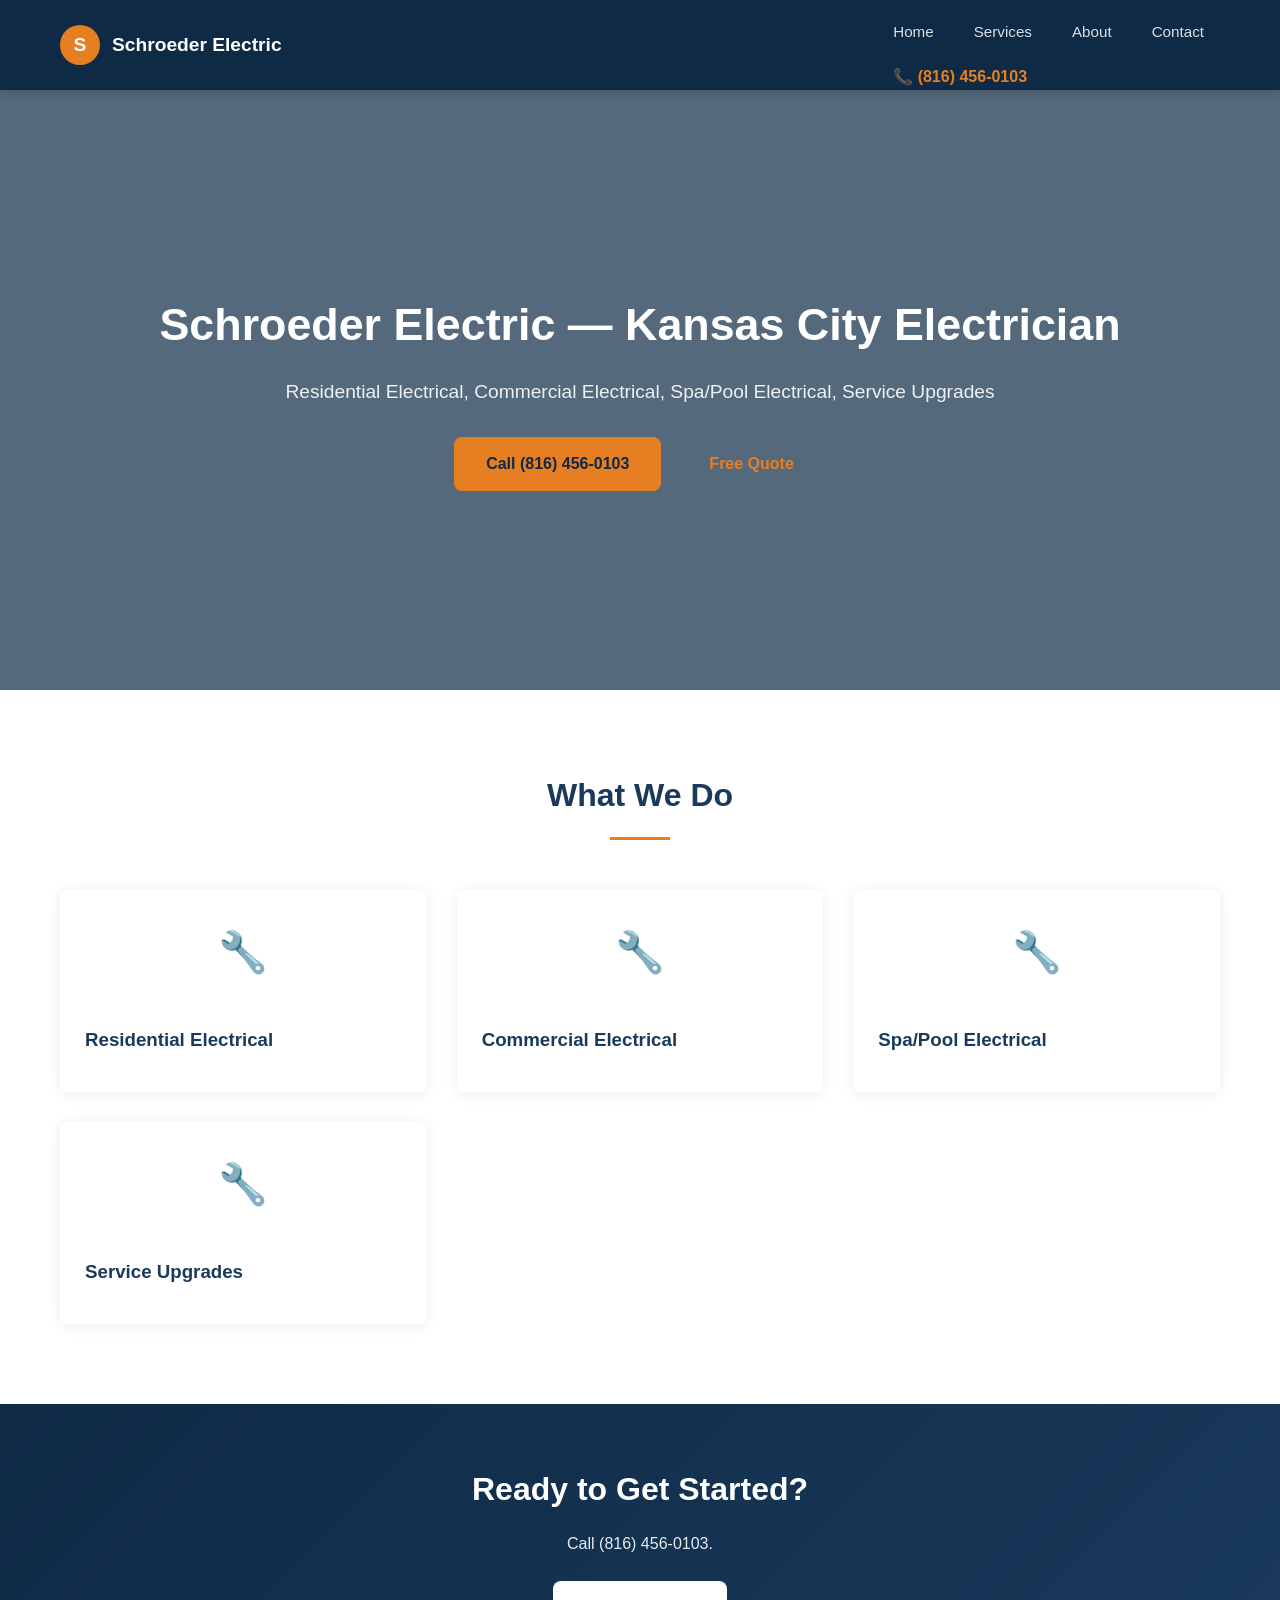
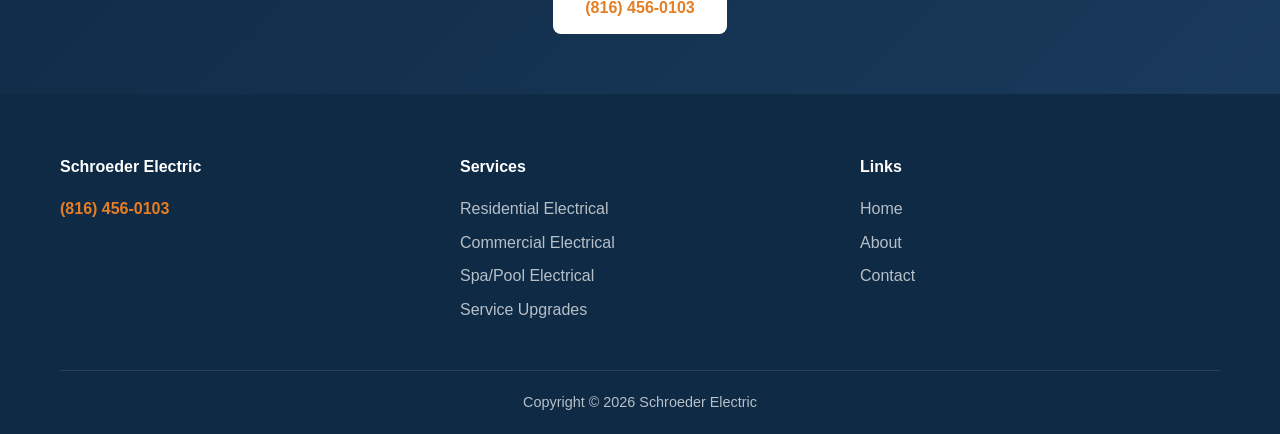
<file: index.html>
<!DOCTYPE html><html lang="en"><head><meta charset="UTF-8"><meta name="viewport" content="width=device-width,initial-scale=1.0"><meta name="description" content="Schroeder Electric — Kansas City Electrician"><title>Schroeder Electric — Kansas City Electrician</title><link rel="stylesheet" href="css/style.css"></head><body><nav class="navbar"><div class="container nav-container"><a href="index.html" class="logo"><div class="logo-icon" style="background:#e67e22;width:40px;height:40px;border-radius:50%;display:flex;align-items:center;justify-content:center;color:#fff;font-size:1.2rem;font-weight:700;">S</div><span>Schroeder Electric</span></a><div class="nav-right"><ul class="nav-links" id="navLinks"><li><a href="index.html">Home</a></li><li><a href="services.html">Services</a></li><li><a href="about.html">About</a></li><li><a href="contact.html">Contact</a></li></ul><a href="tel:8164560103" class="nav-phone">📞 (816) 456-0103</a></div><button class="nav-toggle" id="navToggle"><span></span><span></span><span></span></button></div></nav><section class="hero"><div class="hero-overlay"></div><div class="hero-content"><h1>Schroeder Electric — Kansas City Electrician</h1><p>Residential Electrical, Commercial Electrical, Spa/Pool Electrical, Service Upgrades</p><div class="hero-buttons"><a href="tel:8164560103" class="btn btn-primary">Call (816) 456-0103</a><a href="contact.html" class="btn btn-outline">Free Quote</a></div></div></section><section class="section"><div class="container"><h2 class="section-title">What We Do</h2><div class="services-grid"><div class="service-card"><div class="service-icon">🔧</div><div class="service-body"><h3>Residential Electrical</h3></div></div><div class="service-card"><div class="service-icon">🔧</div><div class="service-body"><h3>Commercial Electrical</h3></div></div><div class="service-card"><div class="service-icon">🔧</div><div class="service-body"><h3>Spa/Pool Electrical</h3></div></div><div class="service-card"><div class="service-icon">🔧</div><div class="service-body"><h3>Service Upgrades</h3></div></div></div></div></section><section class="cta-banner"><div class="container"><h2>Ready to Get Started?</h2><p>Call (816) 456-0103.</p><a href="tel:8164560103" class="btn btn-secondary" style="background:#fff;color:#e67e22;">(816) 456-0103</a></div></section><footer class="footer"><div class="container"><div class="footer-grid"><div class="footer-col"><h4>Schroeder Electric</h4><p><a href="tel:8164560103" style="color:#e67e22;font-weight:700;">(816) 456-0103</a></p></div><div class="footer-col"><h4>Services</h4><ul class="footer-links"><li><a href="services.html">Residential Electrical</a></li><li><a href="services.html">Commercial Electrical</a></li><li><a href="services.html">Spa/Pool Electrical</a></li><li><a href="services.html">Service Upgrades</a></li></ul></div><div class="footer-col"><h4>Links</h4><ul class="footer-links"><li><a href="index.html">Home</a></li><li><a href="about.html">About</a></li><li><a href="contact.html">Contact</a></li></ul></div></div><div class="footer-bottom"><p>Copyright © 2026 Schroeder Electric</p></div></div></footer><script>document.getElementById("navToggle").addEventListener("click",function(){document.getElementById("navLinks").classList.toggle("open")});</script></body></html>
</file>
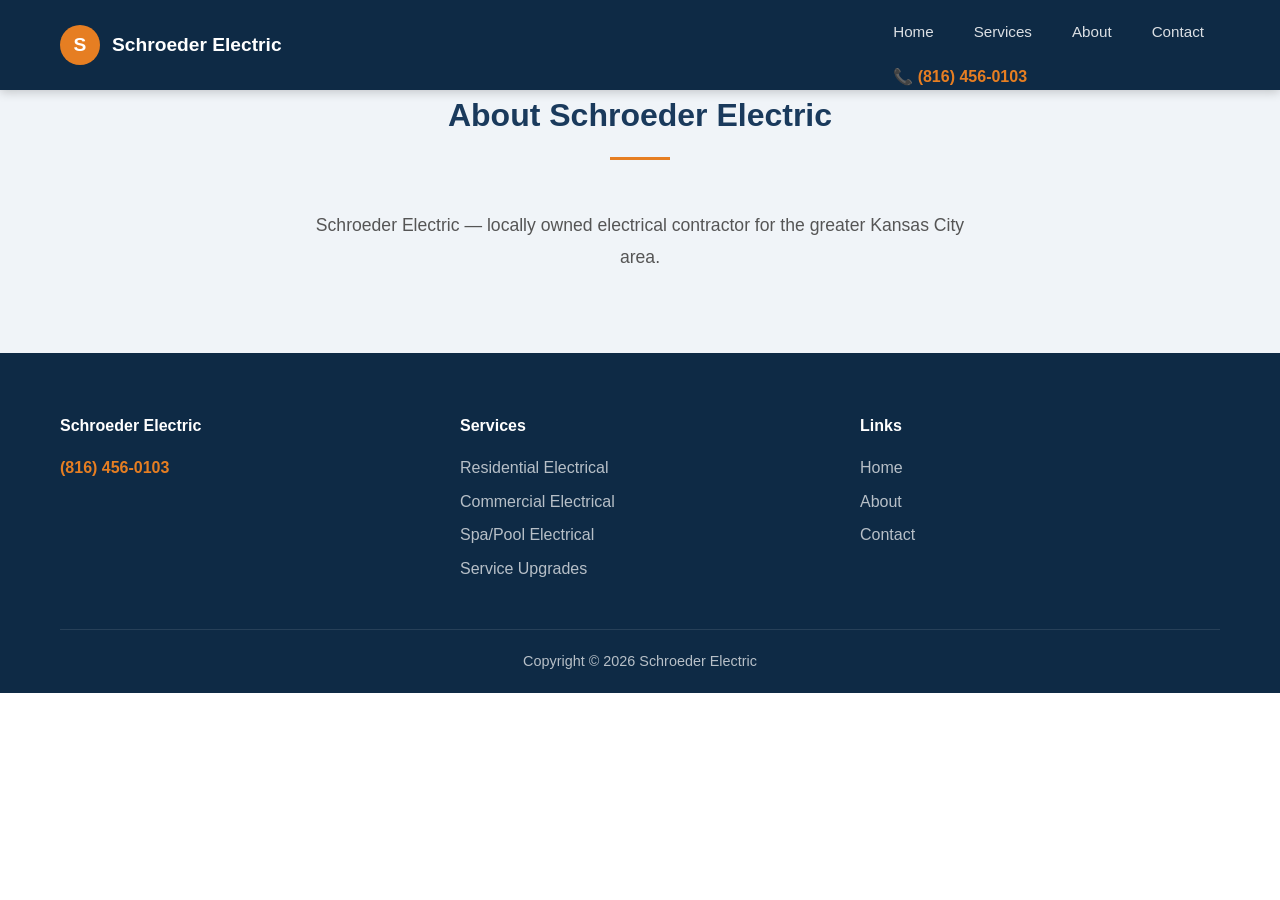
<file: about.html>
<!DOCTYPE html><html lang="en"><head><meta charset="UTF-8"><meta name="viewport" content="width=device-width,initial-scale=1.0"><title>About — Schroeder Electric</title><link rel="stylesheet" href="css/style.css"></head><body><nav class="navbar"><div class="container nav-container"><a href="index.html" class="logo"><div class="logo-icon" style="background:#e67e22;width:40px;height:40px;border-radius:50%;display:flex;align-items:center;justify-content:center;color:#fff;font-size:1.2rem;font-weight:700;">S</div><span>Schroeder Electric</span></a><div class="nav-right"><ul class="nav-links" id="navLinks"><li><a href="index.html">Home</a></li><li><a href="services.html">Services</a></li><li><a href="about.html">About</a></li><li><a href="contact.html">Contact</a></li></ul><a href="tel:8164560103" class="nav-phone">📞 (816) 456-0103</a></div><button class="nav-toggle" id="navToggle"><span></span><span></span><span></span></button></div></nav><section class="section section-alt" style="padding-top:0;"><div class="container" style="text-align:center;max-width:700px;"><h1 class="section-title">About Schroeder Electric</h1><p style="color:#555;font-size:1.1rem;line-height:1.8;">Schroeder Electric — locally owned electrical contractor for the greater Kansas City area.</p></div></section><footer class="footer"><div class="container"><div class="footer-grid"><div class="footer-col"><h4>Schroeder Electric</h4><p><a href="tel:8164560103" style="color:#e67e22;font-weight:700;">(816) 456-0103</a></p></div><div class="footer-col"><h4>Services</h4><ul class="footer-links"><li><a href="services.html">Residential Electrical</a></li><li><a href="services.html">Commercial Electrical</a></li><li><a href="services.html">Spa/Pool Electrical</a></li><li><a href="services.html">Service Upgrades</a></li></ul></div><div class="footer-col"><h4>Links</h4><ul class="footer-links"><li><a href="index.html">Home</a></li><li><a href="about.html">About</a></li><li><a href="contact.html">Contact</a></li></ul></div></div><div class="footer-bottom"><p>Copyright © 2026 Schroeder Electric</p></div></div></footer><script>document.getElementById("navToggle").addEventListener("click",function(){document.getElementById("navLinks").classList.toggle("open")});</script></body></html>
</file>
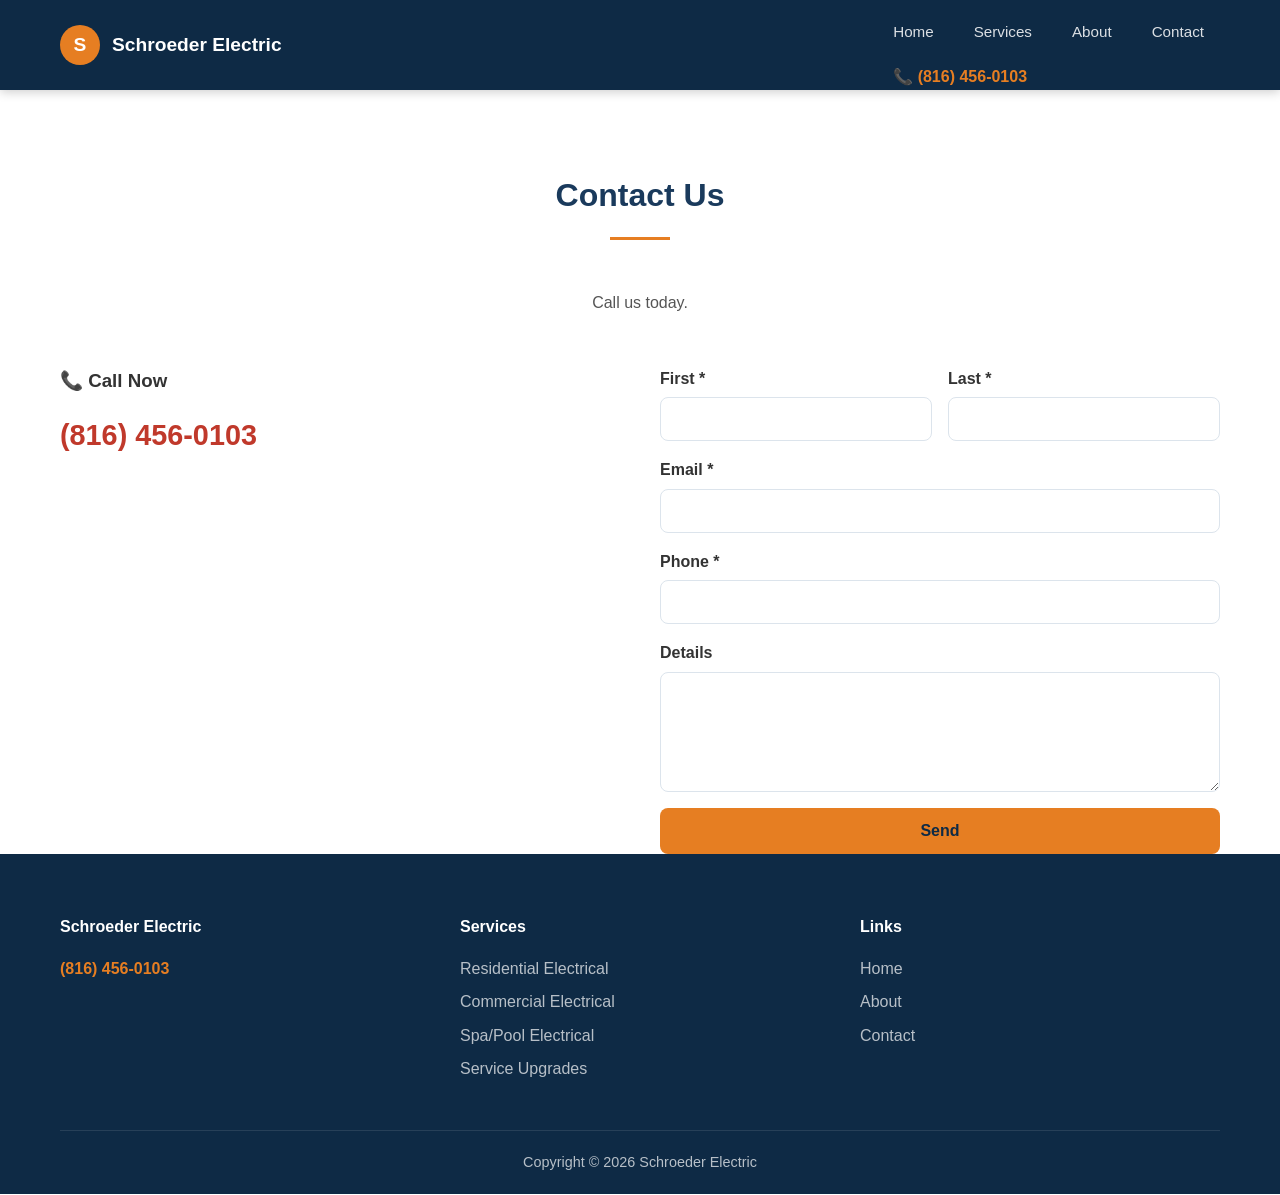
<file: contact.html>
<!DOCTYPE html><html lang="en"><head><meta charset="UTF-8"><meta name="viewport" content="width=device-width,initial-scale=1.0"><title>Contact — Schroeder Electric</title><link rel="stylesheet" href="css/style.css"></head><body><nav class="navbar"><div class="container nav-container"><a href="index.html" class="logo"><div class="logo-icon" style="background:#e67e22;width:40px;height:40px;border-radius:50%;display:flex;align-items:center;justify-content:center;color:#fff;font-size:1.2rem;font-weight:700;">S</div><span>Schroeder Electric</span></a><div class="nav-right"><ul class="nav-links" id="navLinks"><li><a href="index.html">Home</a></li><li><a href="services.html">Services</a></li><li><a href="about.html">About</a></li><li><a href="contact.html">Contact</a></li></ul><a href="tel:8164560103" class="nav-phone">📞 (816) 456-0103</a></div><button class="nav-toggle" id="navToggle"><span></span><span></span><span></span></button></div></nav><section class="section" style="padding-bottom:0;"><div class="container"><h1 class="section-title">Contact Us</h1><p style="text-align:center;max-width:600px;margin:0 auto 50px;color:#555;">Call us today.</p><div class="contact-grid"><div class="contact-info"><h3>📞 Call Now</h3><a href="tel:8164560103" style="font-size:1.8rem;font-weight:700;color:#c0392b;display:block;margin:16px 0;">(816) 456-0103</a></div><div><form action="mailto:info@schroederelectricco.com" method="post" enctype="text/plain" class="contact-form"><div class="form-row"><div class="form-group"><label>First *</label><input type="text" required></div><div class="form-group"><label>Last *</label><input type="text" required></div></div><div class="form-group"><label>Email *</label><input type="email" required></div><div class="form-group"><label>Phone *</label><input type="tel" required></div><div class="form-group"><label>Details</label><textarea rows="5"></textarea></div><button type="submit" class="btn btn-primary">Send</button></form></div></div></div></section><footer class="footer"><div class="container"><div class="footer-grid"><div class="footer-col"><h4>Schroeder Electric</h4><p><a href="tel:8164560103" style="color:#e67e22;font-weight:700;">(816) 456-0103</a></p></div><div class="footer-col"><h4>Services</h4><ul class="footer-links"><li><a href="services.html">Residential Electrical</a></li><li><a href="services.html">Commercial Electrical</a></li><li><a href="services.html">Spa/Pool Electrical</a></li><li><a href="services.html">Service Upgrades</a></li></ul></div><div class="footer-col"><h4>Links</h4><ul class="footer-links"><li><a href="index.html">Home</a></li><li><a href="about.html">About</a></li><li><a href="contact.html">Contact</a></li></ul></div></div><div class="footer-bottom"><p>Copyright © 2026 Schroeder Electric</p></div></div></footer><script>document.getElementById("navToggle").addEventListener("click",function(){document.getElementById("navLinks").classList.toggle("open")});</script></body></html>
</file>
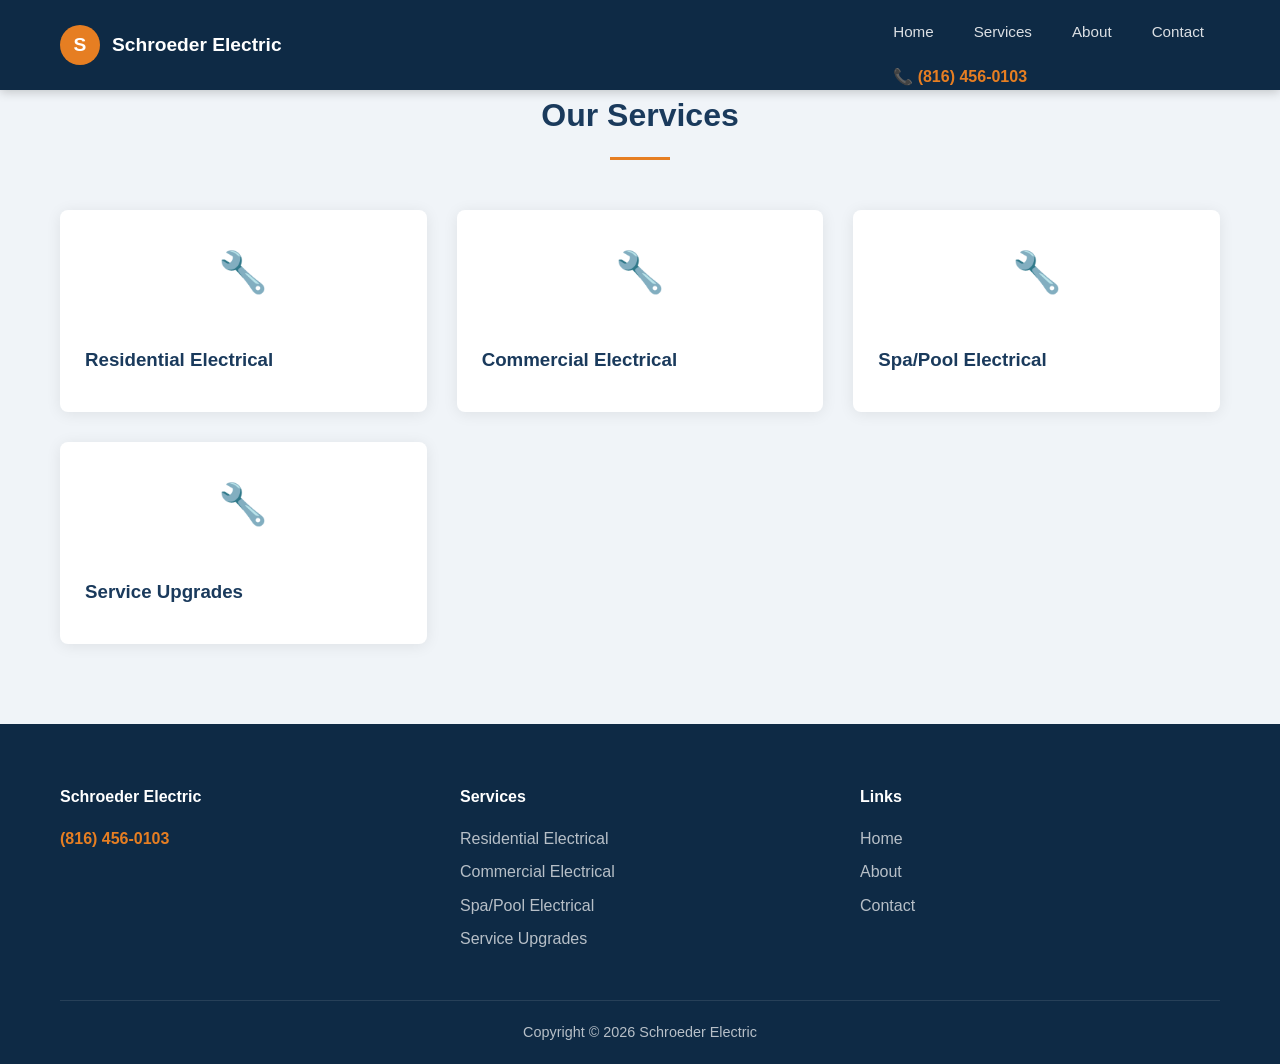
<file: services.html>
<!DOCTYPE html><html lang="en"><head><meta charset="UTF-8"><meta name="viewport" content="width=device-width,initial-scale=1.0"><title>Services — Schroeder Electric</title><link rel="stylesheet" href="css/style.css"></head><body><nav class="navbar"><div class="container nav-container"><a href="index.html" class="logo"><div class="logo-icon" style="background:#e67e22;width:40px;height:40px;border-radius:50%;display:flex;align-items:center;justify-content:center;color:#fff;font-size:1.2rem;font-weight:700;">S</div><span>Schroeder Electric</span></a><div class="nav-right"><ul class="nav-links" id="navLinks"><li><a href="index.html">Home</a></li><li><a href="services.html">Services</a></li><li><a href="about.html">About</a></li><li><a href="contact.html">Contact</a></li></ul><a href="tel:8164560103" class="nav-phone">📞 (816) 456-0103</a></div><button class="nav-toggle" id="navToggle"><span></span><span></span><span></span></button></div></nav><section class="section section-alt" style="padding-top:0;"><div class="container"><h1 class="section-title">Our Services</h1><div class="services-grid"><div class="service-card"><div class="service-icon">🔧</div><div class="service-body"><h3>Residential Electrical</h3></div></div><div class="service-card"><div class="service-icon">🔧</div><div class="service-body"><h3>Commercial Electrical</h3></div></div><div class="service-card"><div class="service-icon">🔧</div><div class="service-body"><h3>Spa/Pool Electrical</h3></div></div><div class="service-card"><div class="service-icon">🔧</div><div class="service-body"><h3>Service Upgrades</h3></div></div></div></div></section><footer class="footer"><div class="container"><div class="footer-grid"><div class="footer-col"><h4>Schroeder Electric</h4><p><a href="tel:8164560103" style="color:#e67e22;font-weight:700;">(816) 456-0103</a></p></div><div class="footer-col"><h4>Services</h4><ul class="footer-links"><li><a href="services.html">Residential Electrical</a></li><li><a href="services.html">Commercial Electrical</a></li><li><a href="services.html">Spa/Pool Electrical</a></li><li><a href="services.html">Service Upgrades</a></li></ul></div><div class="footer-col"><h4>Links</h4><ul class="footer-links"><li><a href="index.html">Home</a></li><li><a href="about.html">About</a></li><li><a href="contact.html">Contact</a></li></ul></div></div><div class="footer-bottom"><p>Copyright © 2026 Schroeder Electric</p></div></div></footer><script>document.getElementById("navToggle").addEventListener("click",function(){document.getElementById("navLinks").classList.toggle("open")});</script></body></html>
</file>
<file: css/style.css>
:root {
  --primary: #1a3a5c;
  --primary-dark: #0e2a45;
  --accent: #e67e22;
  --accent-light: #e6b422;
  --red: #c0392b;
  --text: #333;
  --text-light: #555;
  --bg: #fff;
  --bg-alt: #f0f4f8;
  --border: #dce4ec;
  --shadow: 0 2px 15px rgba(0,0,0,0.08);
  --radius: 8px;
}
* { margin: 0; padding: 0; box-sizing: border-box; }
body { font-family: -apple-system, BlinkMacSystemFont, 'Segoe UI', Roboto, sans-serif; color: var(--text); line-height: 1.6; }
a { color: var(--accent); text-decoration: none; }
a:hover { color: var(--accent-light); }
img { max-width: 100%; }
.container { max-width: 1200px; margin: 0 auto; padding: 0 20px; }
.btn { display: inline-block; padding: 14px 32px; border-radius: var(--radius); font-weight: 600; font-size: 1rem; transition: 0.2s; border: none; cursor: pointer; }
.btn:active { transform: scale(0.97); }
.btn-primary { background: var(--accent); color: var(--primary-dark); }
.btn-primary:hover { background: var(--accent-light); }
.btn-secondary { background: var(--primary); color: #fff; }
.btn-secondary:hover { background: var(--primary-dark); }
.section-title { text-align: center; font-size: 2rem; margin-bottom: 50px; color: var(--primary); position: relative; }
.section-title::after { content: ''; display: block; width: 60px; height: 3px; background: var(--accent); margin: 16px auto 0; }
.section { padding: 80px 0; }
.section-alt { background: var(--bg-alt); }
.hero { position: relative; height: 600px; overflow: hidden; display: flex; align-items: center; justify-content: center; }
.hero-bg { position: absolute; inset: 0; width: 100%; height: 100%; object-fit: cover; z-index: 0; }
.hero-overlay { position: absolute; inset: 0; background: rgba(14,42,69,0.7); z-index: 1; }
.hero-content { position: relative; z-index: 2; text-align: center; color: #fff; padding: 20px; }
.hero-content h1 { font-size: 2.8rem; margin-bottom: 16px; }
.hero-content p { font-size: 1.2rem; margin-bottom: 30px; color: rgba(255,255,255,0.9); }
.hero-buttons { display: flex; gap: 16px; justify-content: center; flex-wrap: wrap; }
.services-grid { display: grid; grid-template-columns: repeat(auto-fit, minmax(320px, 1fr)); gap: 30px; }
.service-card { background: var(--bg); border-radius: var(--radius); overflow: hidden; box-shadow: var(--shadow); transition: transform 0.2s; }
.service-card:hover { transform: translateY(-5px); }
.service-body { padding: 25px; }
.service-body h3 { color: var(--primary); margin-bottom: 12px; }
.service-body p { color: var(--text-light); font-size: 0.95rem; }
.service-icon { font-size: 2.5rem; text-align: center; margin: 30px 0 16px; }
.testimonial-card { background: var(--bg); padding: 30px; border-radius: var(--radius); box-shadow: var(--shadow); position: relative; }
.testimonial-card::before { content: '"'; font-size: 4rem; color: var(--accent); position: absolute; top: 10px; left: 20px; opacity: 0.3; }
.testimonial-card p { font-style: italic; margin-bottom: 16px; padding-top: 20px; color: var(--text-light); }
.testimonial-card .author { font-weight: 600; color: var(--primary); font-style: normal; }
.stars { color: var(--accent); font-size: 1.2rem; margin-bottom: 8px; }
.cta-banner { background: linear-gradient(135deg, var(--primary-dark), var(--primary)); color: #fff; padding: 60px 20px; text-align: center; }
.cta-banner h2 { font-size: 2rem; margin-bottom: 16px; }
.cta-banner p { margin-bottom: 24px; color: rgba(255,255,255,0.9); }
.areas-grid { display: grid; grid-template-columns: repeat(auto-fit, minmax(180px, 1fr)); gap: 20px; }
.area-card { background: var(--bg); padding: 20px; border-radius: var(--radius); text-align: center; box-shadow: var(--shadow); border-left: 4px solid var(--accent); }
.area-card h4 { color: var(--primary); }
.contact-grid { display: grid; grid-template-columns: 1fr 1fr; gap: 40px; }
.contact-info .phone-big { font-size: 1.8rem; font-weight: 700; color: var(--red); display: block; margin: 16px 0; }
.contact-form { display: flex; flex-direction: column; gap: 16px; }
.form-group { display: flex; flex-direction: column; }
.form-group label { font-weight: 600; margin-bottom: 6px; }
.form-group input, .form-group textarea { padding: 12px; border: 1px solid var(--border); border-radius: var(--radius); font-size: 1rem; }
.form-group textarea { resize: vertical; min-height: 120px; }
.form-row { display: grid; grid-template-columns: 1fr 1fr; gap: 16px; }
.footer { background: var(--primary-dark); color: rgba(255,255,255,0.7); padding: 60px 0 20px; }
.footer-grid { display: grid; grid-template-columns: repeat(auto-fit, minmax(250px, 1fr)); gap: 40px; margin-bottom: 40px; }
.footer-col h4 { color: #fff; margin-bottom: 16px; }
.footer-links { list-style: none; }
.footer-links li { margin-bottom: 8px; }
.footer-links a { color: rgba(255,255,255,0.7); }
.footer-links a:hover { color: #fff; }
.footer-bottom { text-align: center; padding-top: 20px; border-top: 1px solid rgba(255,255,255,0.1); font-size: 0.9rem; }
.navbar { background: var(--primary-dark); padding: 0; position: sticky; top: 0; z-index: 1000; box-shadow: 0 2px 10px rgba(0,0,0,0.2); }
.nav-container { display: flex; align-items: center; justify-content: space-between; max-width: 1200px; margin: 0 auto; padding: 0 20px; }
.logo { display: flex; align-items: center; gap: 12px; color: #fff; font-size: 1.2rem; font-weight: 700; }
.logo img { border-radius: 4px; }
.nav-links { display: flex; list-style: none; gap: 8px; align-items: center; }
.nav-links a { color: rgba(255,255,255,0.85); padding: 20px 16px; display: block; font-size: 0.95rem; transition: color 0.2s; }
.nav-links a:hover, .nav-links a.active { color: #fff; }
.nav-phone { color: var(--accent); font-weight: 700; margin-left: 16px; }
.nav-toggle { display: none; background: none; border: none; cursor: pointer; padding: 10px; }
.nav-toggle span { display: block; width: 24px; height: 2px; background: #fff; margin: 5px 0; }
@media (max-width: 768px) {
  .nav-toggle { display: block; }
  .nav-links { display: none; flex-direction: column; position: absolute; top: 100%; left: 0; right: 0; background: var(--primary-dark); }
  .nav-links.open { display: flex; }
  .hero { height: 500px; }
  .hero-content h1 { font-size: 2rem; }
  .contact-grid { grid-template-columns: 1fr; }
  .form-row { grid-template-columns: 1fr; }
}
</file>
